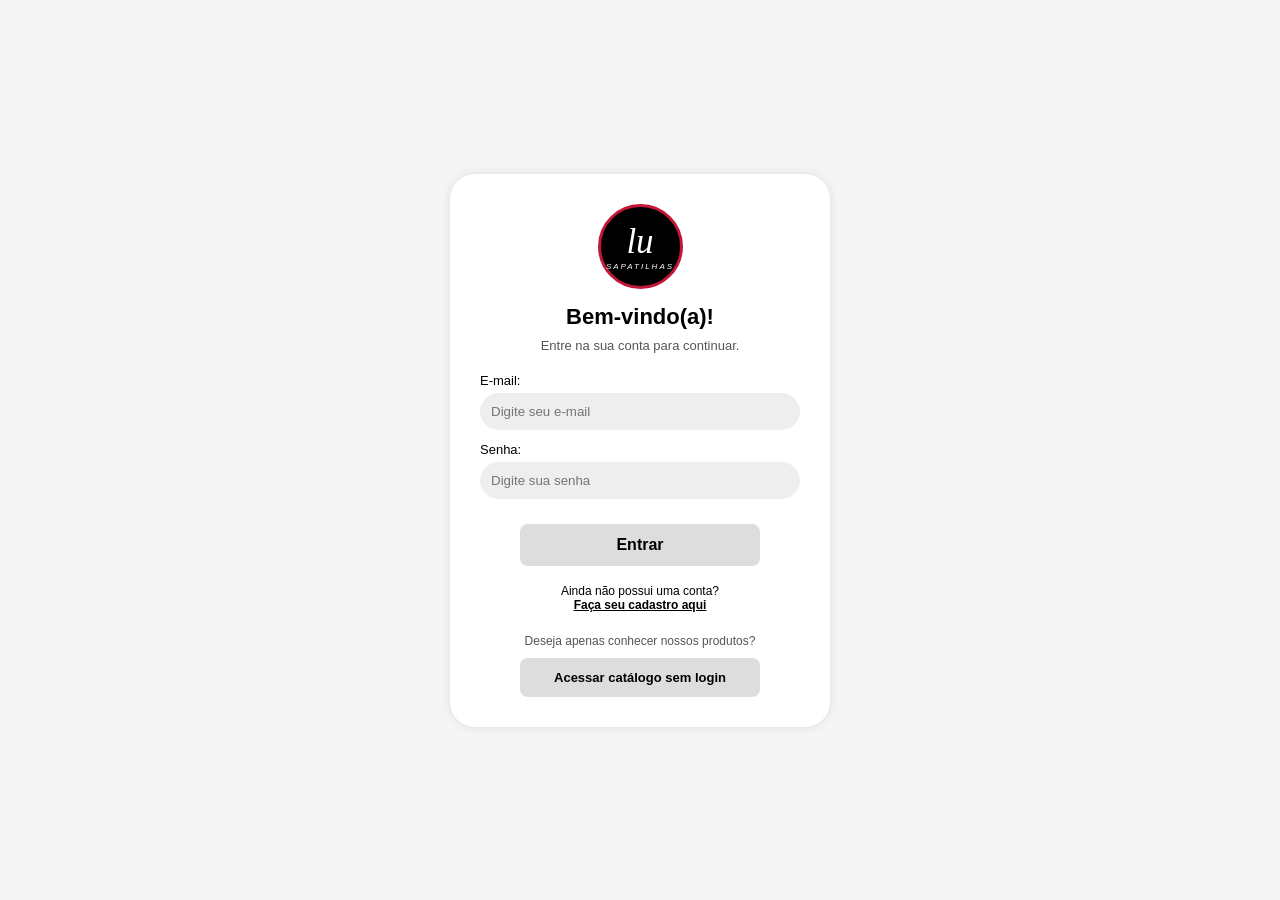
<file: index.html>
<!DOCTYPE html>
<html lang="pt-BR">

<head>
    <meta charset="UTF-8">
    <meta name="viewport" content="width=device-width, initial-scale=1.0">

    <title>Login - Lu Sapatilhas</title>

    <link rel="stylesheet" href="style.css">
</head>

<body>

    <div class="container">

        <!-- Logotipo -->
        <div class="logo">
            lu
            <span>SAPATILHAS</span>
        </div>

        <h1>Bem-vindo(a)!</h1>

        <p class="mensagem">
            Entre na sua conta para continuar.
        </p>

        <form>

            <label for="email">E-mail:</label>
            <input type="email" id="email" placeholder="Digite seu e-mail" required>

            <label for="senha">Senha:</label>
            <input type="password" id="senha" placeholder="Digite sua senha" required>

            <button type="submit">Entrar</button>

        </form>

        <p class="login">
            Ainda não possui uma conta?
            <br>
            <a href="cadastro.html">Faça seu cadastro aqui</a>
        </p>

        <p class="acesso-catalogo">
            Deseja apenas conhecer nossos produtos?
        </p>

        <a href="catalogo.html" class="catalogo">
            Acessar catálogo sem login
        </a>

    </div>

</body>

</html>
</file>
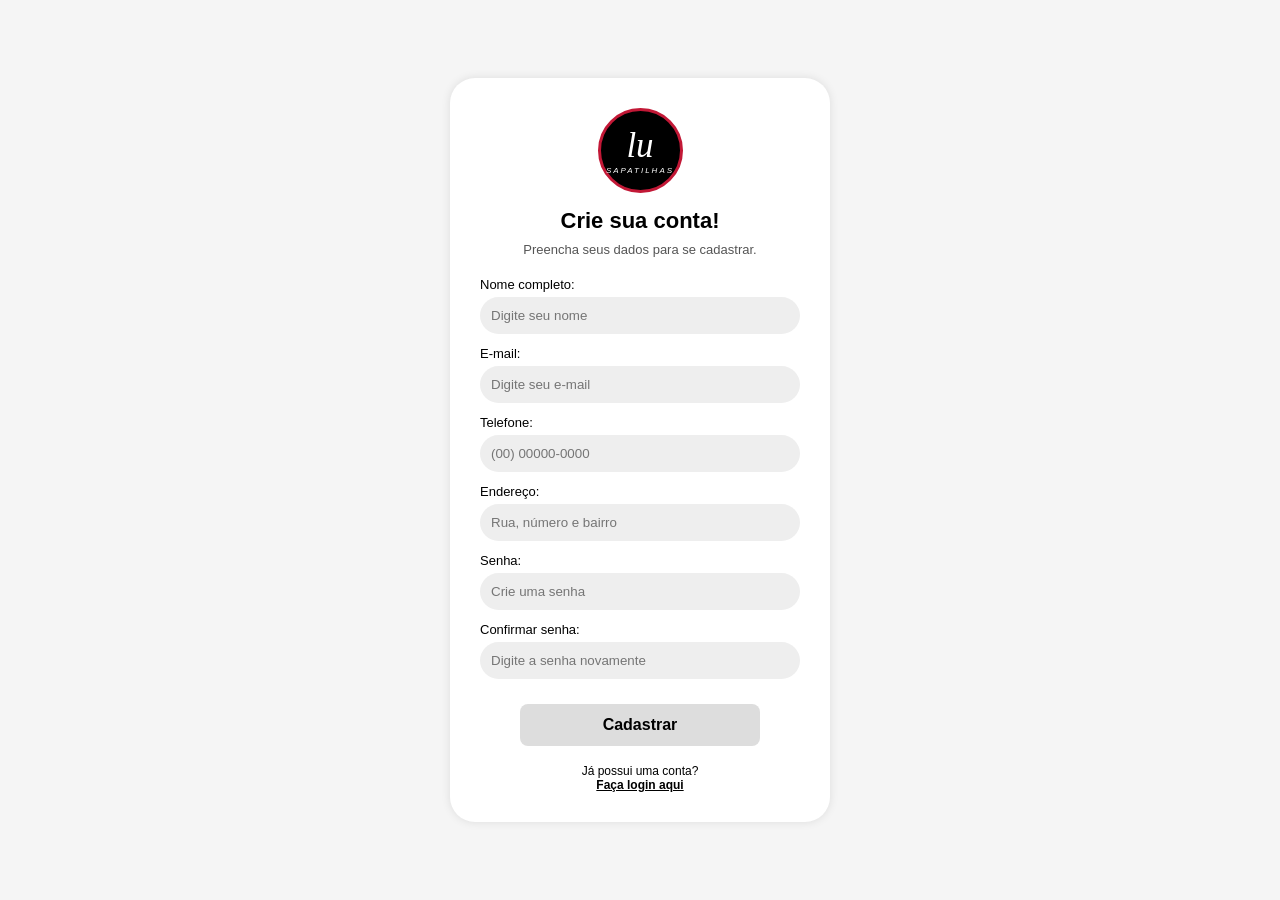
<file: cadastro.html>
<!DOCTYPE html>
<html lang="pt-BR">

<head>
    <meta charset="UTF-8">
    <meta name="viewport" content="width=device-width, initial-scale=1.0">

    <title>Cadastro - Lu Sapatilhas</title>

    <style>
        /* Configuração geral */
        * {
            margin: 0;
            padding: 0;
            box-sizing: border-box;
        }

        body {
            font-family: Arial, sans-serif;
            background-color: #f5f5f5;
            display: flex;
            justify-content: center;
            align-items: center;
            min-height: 100vh;
            padding: 20px;
        }

        /* Caixa principal */
        .container {
            background-color: white;
            width: 380px;
            padding: 30px;
            border-radius: 25px;
            text-align: center;
            box-shadow: 0 0 10px rgba(0, 0, 0, 0.1);
        }

        /* Logotipo */
        .logo {
            width: 85px;
            height: 85px;
            background-color: black;
            border: 3px solid #c21836;
            border-radius: 50%;
            margin: 0 auto 15px;
            display: flex;
            justify-content: center;
            align-items: center;
            flex-direction: column;
            color: white;
            font-family: Georgia, serif;
            font-size: 35px;
            font-style: italic;
        }

        .logo span {
            font-family: Arial, sans-serif;
            font-size: 8px;
            letter-spacing: 2px;
        }

        h1 {
            font-size: 22px;
            margin-bottom: 8px;
        }

        .mensagem {
            font-size: 13px;
            color: #555;
            margin-bottom: 20px;
        }

        /* Formulário */
        form {
            text-align: left;
        }

        label {
            display: block;
            font-size: 13px;
            margin-top: 12px;
            margin-bottom: 5px;
        }

        input {
            width: 100%;
            padding: 11px;
            border: none;
            border-radius: 20px;
            background-color: #eeeeee;
            outline: none;
        }

        input:focus {
            border: 1px solid #c21836;
        }

        /* Botão */
        button {
            width: 75%;
            padding: 12px;
            margin-top: 25px;
            background-color: #dddddd;
            border: none;
            border-radius: 8px;
            font-size: 16px;
            font-weight: bold;
            cursor: pointer;
            display: block;
            margin-left: auto;
            margin-right: auto;
        }

        button:hover {
            background-color: #cccccc;
        }

        /* Link para login */
        .login {
            font-size: 12px;
            margin-top: 18px;
        }

        .login a {
            color: black;
            font-weight: bold;
        }
    </style>
</head>

<body>

    <div class="container">

        <!-- Logotipo -->
        <div class="logo">
            lu
            <span>SAPATILHAS</span>
        </div>

        <h1>Crie sua conta!</h1>

        <p class="mensagem">
            Preencha seus dados para se cadastrar.
        </p>

        <form onsubmit="irParaCatalogo(event)">
            <!-- Nome -->
            <label for="nome">Nome completo:</label>
            <input type="text" id="nome" placeholder="Digite seu nome" required>

            <!-- E-mail -->
            <label for="email">E-mail:</label>
            <input type="email" id="email" placeholder="Digite seu e-mail" required>

            <!-- Telefone -->
            <label for="telefone">Telefone:</label>
            <input type="tel" id="telefone" placeholder="(00) 00000-0000" required>

            <!-- Endereço -->
            <label for="endereco">Endereço:</label>
            <input type="text" id="endereco" placeholder="Rua, número e bairro" required>

            <!-- Senha -->
            <label for="senha">Senha:</label>
            <input type="password" id="senha" placeholder="Crie uma senha" required>

            <!-- Confirmar senha -->
            <label for="confirmar">Confirmar senha:</label>
            <input type="password" id="confirmar" placeholder="Digite a senha novamente" required>

            <button type="submit">Cadastrar</button>

        </form>

        <p class="login">
            Já possui uma conta?
            <br>
            <a href="index.html">Faça login aqui</a>
        </p>

    </div>

    <script>

        function irParaCatalogo(event) {

            event.preventDefault();

            const senha = document.getElementById("senha").value;
            const confirmar = document.getElementById("confirmar").value;

            if (senha !== confirmar) {
                alert("As senhas não são iguais!");
                return;
            }

            window.location.href = "catalogo.html";

        }

    </script>

</body>

</html>
</file>
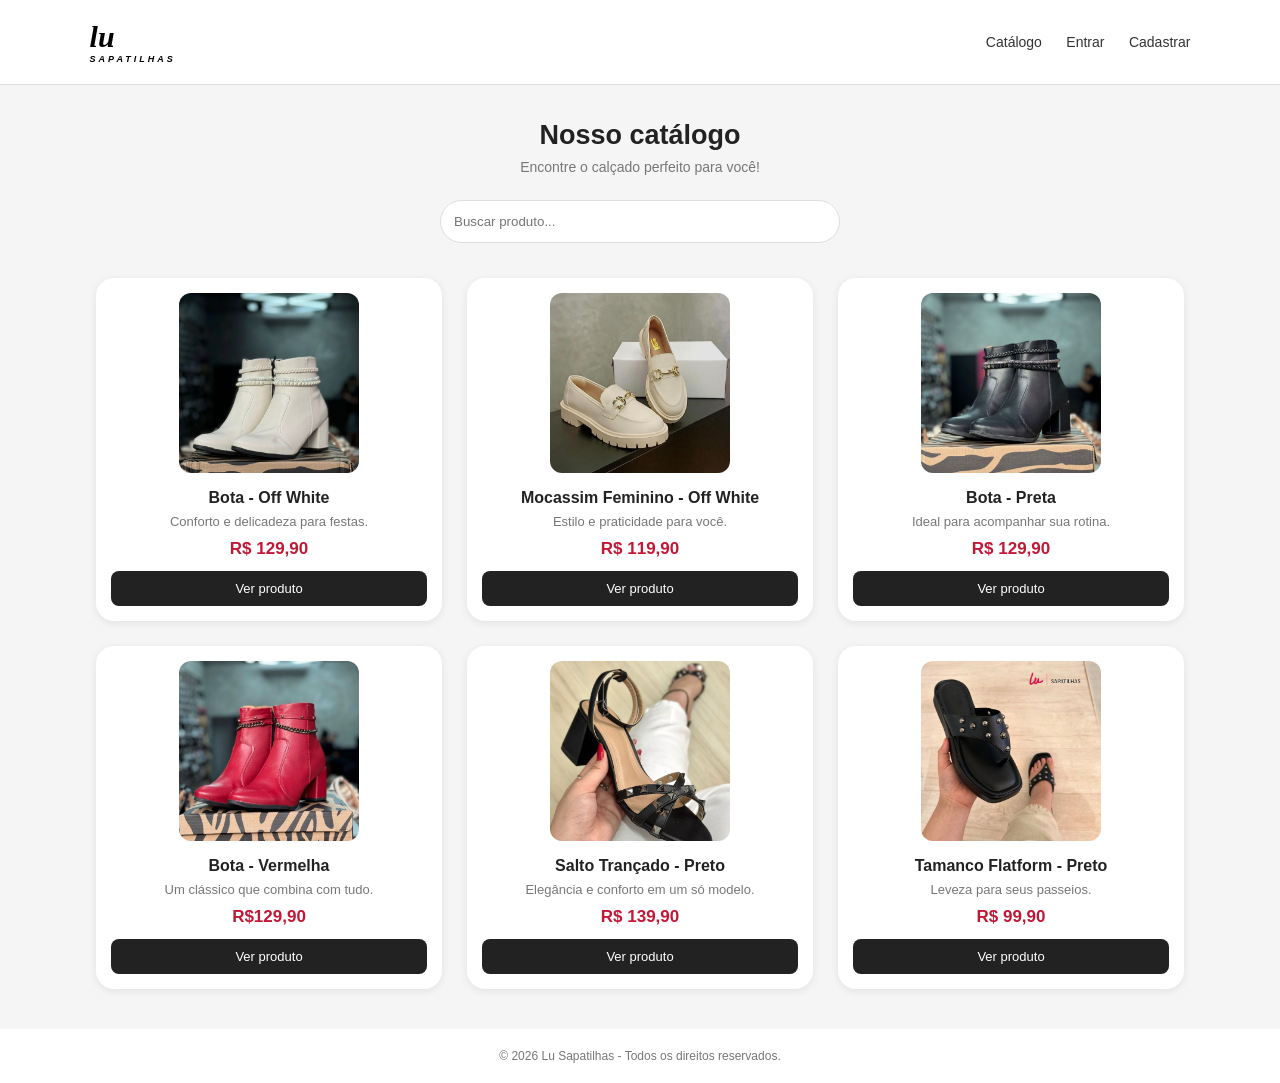
<file: catalogo.html>
<!DOCTYPE html>
<html lang="pt-BR">

<head>
    <meta charset="UTF-8">
    <meta name="viewport" content="width=device-width, initial-scale=1.0">

    <title>Catálogo - Lu Sapatilhas</title>

    <style>
        * {
            margin: 0;
            padding: 0;
            box-sizing: border-box;
        }

        body {
            font-family: Arial, sans-serif;
            background-color: #f5f5f5;
            color: #222;
        }

        /* Cabeçalho */
        header {
            background-color: white;
            padding: 20px 7%;
            display: flex;
            justify-content: space-between;
            align-items: center;
            border-bottom: 1px solid #ddd;
        }

        .logo {
            font-family: Georgia, serif;
            font-size: 30px;
            font-style: italic;
            font-weight: bold;
            color: black;
        }

        .logo span {
            display: block;
            font-family: Arial, sans-serif;
            font-size: 9px;
            letter-spacing: 3px;
            text-align: center;
        }

        nav a {
            text-decoration: none;
            color: #333;
            margin-left: 20px;
            font-size: 14px;
        }

        nav a:hover {
            color: #c21836;
        }

        /* Conteúdo */
        .container {
            width: 85%;
            margin: 35px auto;
        }

        .titulo {
            text-align: center;
            margin-bottom: 25px;
        }

        .titulo h1 {
            font-size: 27px;
            margin-bottom: 8px;
        }

        .titulo p {
            color: #777;
            font-size: 14px;
        }

        /* Pesquisa */
        .pesquisa {
            display: flex;
            justify-content: center;
            margin-bottom: 35px;
        }

        .pesquisa input {
            width: 400px;
            padding: 13px;
            border: 1px solid #ddd;
            border-radius: 25px;
            outline: none;
        }

        .pesquisa input:focus {
            border-color: #c21836;
        }

        /* Produtos */
        .produtos {
            display: grid;
            grid-template-columns: repeat(3, 1fr);
            gap: 25px;
        }

        .produto {
            background-color: white;
            padding: 15px;
            border-radius: 18px;
            text-align: center;
            box-shadow: 0 2px 8px rgba(0, 0, 0, 0.08);
        }

        .produto img {
            width: 180px;
            height: 180px;
            object-fit: cover;
            border-radius: 12px;
            background-color: #eee;
        }

        .produto h2 {
            font-size: 16px;
            margin: 12px 0 7px;
        }

        .produto p {
            font-size: 13px;
            color: #777;
            margin-bottom: 10px;
        }

        .preco {
            font-size: 17px;
            font-weight: bold;
            color: #c21836;
        }

        .botao {
            display: block;
            background-color: #222;
            color: white;
            text-decoration: none;
            padding: 10px;
            border-radius: 8px;
            margin-top: 12px;
            font-size: 13px;
        }

        .botao:hover {
            background-color: #c21836;
        }

        .mensagem {
            text-align: center;
            margin-top: 25px;
            color: #777;
            font-size: 13px;
        }

        footer {
            background-color: white;
            text-align: center;
            padding: 20px;
            color: #777;
            font-size: 12px;
            margin-top: 40px;
        }

        /* Ajuste para celulares */
        @media (max-width: 700px) {

            header {
                flex-direction: column;
                gap: 15px;
            }

            nav a {
                margin: 0 7px;
            }

            .container {
                width: 92%;
            }

            .produtos {
                grid-template-columns: repeat(2, 1fr);
                gap: 12px;
            }

            .produto img {
                height: 130px;
            }

        }
    </style>
</head>

<body>

    <header>

        <div class="logo">
            lu
            <span>SAPATILHAS</span>
        </div>

        <nav>
            <a href="catalogo.html">Catálogo</a>
            <a href="index.html">Entrar</a>
            <a href="cadastro.html">Cadastrar</a>
        </nav>

    </header>

    <main class="container">

        <div class="titulo">
            <h1>Nosso catálogo</h1>
            <p>Encontre o calçado perfeito para você!</p>
        </div>

        <div class="pesquisa">
            <input type="text" id="busca" placeholder="Buscar produto..." onkeyup="buscarProduto()">
        </div>

        <div class="produtos">

            <div class="produto">
                <img src="bota off white.jpeg" alt="Bota Off White">
                <h2>Bota - Off White</h2>
                <p>Conforto e delicadeza para festas.</p>
                <div class="preco">R$ 129,90</div>
                <a href="#" class="botao">Ver produto</a>
            </div>

            <div class="produto">
                <img src="mocassim tratorado.jpeg" alt="Mocassim">
                <h2>Mocassim Feminino - Off White</h2>
                <p>Estilo e praticidade para você.</p>
                <div class="preco">R$ 119,90</div>
                <a href="#" class="botao">Ver produto</a>
            </div>

            <div class="produto">
                <img src="bota preta.jpeg" alt="Bota Preta">
                <h2>Bota - Preta</h2>
                <p>Ideal para acompanhar sua rotina.</p>
                <div class="preco">R$ 129,90</div>
                <a href="#" class="botao">Ver produto</a>
            </div>

            <div class="produto">
                <img src="bota vermelha.jpeg" alt="bota vermelha">
                <h2>Bota - Vermelha</h2>
                <p>Um clássico que combina com tudo.</p>
                <div class="preco">R$129,90</div>
                <a href="#" class="botao">Ver produto</a>
            </div>

            <div class="produto">
                <img src="salto trançado preto.jpeg" alt="salto preto">
                <h2>Salto Trançado - Preto</h2>
                <p>Elegância e conforto em um só modelo.</p>
                <div class="preco">R$ 139,90</div>
                <a href="#" class="botao">Ver produto</a>
            </div>

            <div class="produto">
                <img src="tamanco flatform preto.jpeg" alt="Sandália feminina">
                <h2>Tamanco Flatform - Preto</h2>
                <p>Leveza para seus passeios.</p>
                <div class="preco">R$ 99,90</div>
                <a href="#" class="botao">Ver produto</a>
            </div>

        </div>

        <p class="mensagem" id="semResultado" style="display: none;">
            Nenhum produto encontrado.
        </p>

    </main>

    <footer>
        © 2026 Lu Sapatilhas - Todos os direitos reservados.
    </footer>

</body>

</html>
</file>
<file: style.css>
/* CONFIGURAÇÃO GERAL */
* {
    margin: 0;
    padding: 0;
    box-sizing: border-box;
}

body {
    font-family: Arial, sans-serif;
    background-color: #f5f5f5;

    display: flex;
    justify-content: center;
    align-items: center;

    min-height: 100vh;
    padding: 20px;
}

/* CAIXA PRINCIPAL */
.container {
    background-color: white;
    width: 380px;
    max-width: 100%;
    padding: 30px;
    border-radius: 25px;
    text-align: center;
    box-shadow: 0 0 10px rgba(0, 0, 0, 0.1);
}

/* LOGOTIPO */
.logo {
    width: 85px;
    height: 85px;
    background-color: black;
    border: 3px solid #c21836;
    border-radius: 50%;
    margin: 0 auto 15px;

    display: flex;
    justify-content: center;
    align-items: center;
    flex-direction: column;

    color: white;
    font-family: Georgia, serif;
    font-size: 35px;
    font-style: italic;
}

.logo span {
    font-family: Arial, sans-serif;
    font-size: 8px;
    letter-spacing: 2px;
}

/* TÍTULO */
h1 {
    font-size: 22px;
    margin-bottom: 8px;
}

.mensagem {
    font-size: 13px;
    color: #555;
    margin-bottom: 20px;
}

/* FORMULÁRIO */
form {
    text-align: left;
}

label {
    display: block;
    font-size: 13px;
    margin-top: 12px;
    margin-bottom: 5px;
}

input {
    width: 100%;
    padding: 11px;
    border: none;
    border-radius: 20px;
    background-color: #eeeeee;
    outline: none;
}

input:focus {
    border: 1px solid #c21836;
}

/* BOTÃO */
button {
    width: 75%;
    padding: 12px;
    margin-top: 25px;
    background-color: #dddddd;
    border: none;
    border-radius: 8px;
    font-size: 16px;
    font-weight: bold;
    cursor: pointer;

    display: block;
    margin-left: auto;
    margin-right: auto;
}

button:hover {
    background-color: #cccccc;
}

/* CADASTRO */
.login {
    font-size: 12px;
    margin-top: 18px;
}

.login a {
    color: black;
    font-weight: bold;
}

/* ACESSO AO CATÁLOGO */
.acesso-catalogo {
    font-size: 12px;
    color: #555;
    margin-top: 22px;
    margin-bottom: 10px;
}

.catalogo {
    display: block;
    width: 75%;
    padding: 12px;
    margin: 0 auto;

    background-color: #dddddd;
    border-radius: 8px;

    color: black;
    font-size: 13px;
    font-weight: bold;
    text-decoration: none;
}

.catalogo:hover {
    background-color: #cccccc;
}
</file>
